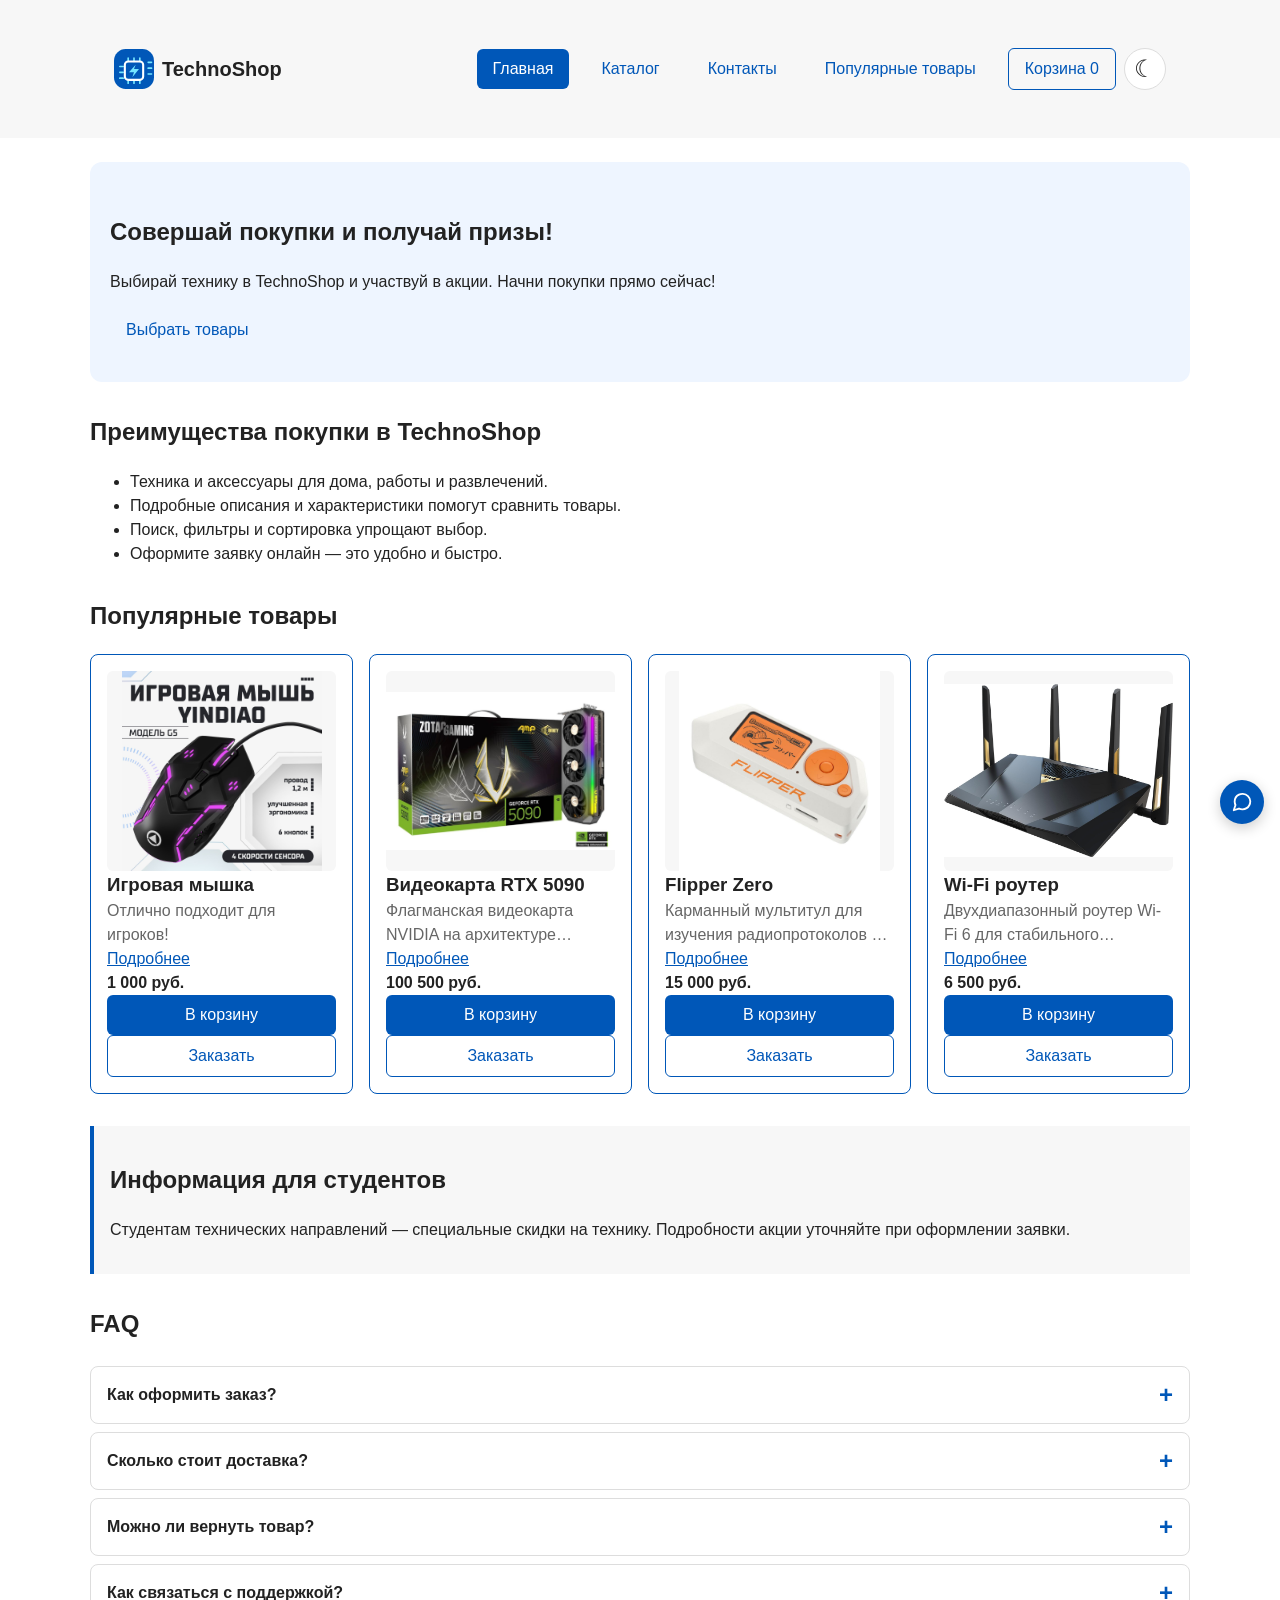
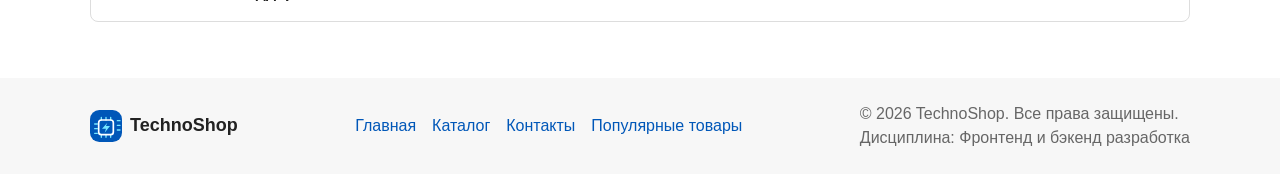
<file: index.html>
<!DOCTYPE html>
<html lang="ru">
<head>
  <meta charset="UTF-8">
  <meta name="viewport" content="width=device-width, initial-scale=1.0">
  <title>TechnoShop — интернет-магазин техники</title>
  <script>
    try {
      document.documentElement.dataset.theme = localStorage.getItem('shop-theme') === 'dark' ? 'dark' : 'light';
    } catch (error) {
      document.documentElement.dataset.theme = 'light';
    }
  </script>
  <link rel="stylesheet" href="css/style.css">
  <script src="js/products.js" defer></script>
  <script src="js/shop.js" defer></script>
  <script src="js/main.js" defer></script>
  <script src="js/consultant.js" defer></script>
  <meta name="description" content="Выбирайте технику и аксессуары в TechnoShop. Поиск, фильтры, характеристики товаров и онлайн-заявка.">
  <meta property="og:type" content="website">
  <meta property="og:title" content="TechnoShop — интернет-магазин техники">
  <meta property="og:description" content="Выбирайте технику и аксессуары в TechnoShop.">
  <meta property="og:url" content="https://cameon8868.github.io/kr1-html-css-shop/">
  <meta property="og:image" content="https://cameon8868.github.io/kr1-html-css-shop/image/preview.jpg">

</head>

<body>
  <header class="site-header">
    <div class="site-header__inner">
      <a class="site-header__logo" href="index.html">
        <img src="image/technoshop-logo.svg" alt="" width="40" height="40">
        <span>TechnoShop</span>
      </a>

      <nav class="site-nav" aria-label="Основная навигация">
        <ul class="site-nav__list">
          <li class="site-nav__item">
            <a class="site-nav__link site-nav__link--active" href="index.html">
              Главная
            </a>
          </li>
          <li class="site-nav__item">
            <a class="site-nav__link" href="catalog.html">Каталог</a>
          </li>
          <li class="site-nav__item">
            <a class="site-nav__link" href="contacts.html">Контакты</a>
          </li>
          <li class="site-nav__item">
            <a class="site-nav__link" href="index.html#popular">
              Популярные товары
            </a>
          </li>
        </ul>
      </nav>
      <div class="site-header__tools">
        <button class="button button--secondary" type="button" data-cart-open>Корзина <span data-cart-count>0</span></button>
        <button class="theme-toggle" type="button" data-theme-toggle aria-label="Включить тёмную тему" aria-pressed="false">
          <span data-theme-icon aria-hidden="true">☾</span>
        </button>
      </div>
    </div>
  </header>


  <main>
        <section class="hero">
          <h1>Совершай покупки и получай призы!</h1>
          <p>
            Выбирай технику в TechnoShop и участвуй в акции. Начни покупки прямо сейчас!
          </p>
          <a class="button" href="#popular">Выбрать товары</a>
        </section>
        
        <section class="section" id="advantages">
          <h2>Преимущества покупки в TechnoShop</h2>

          <ul class="advantages-list">
            <li>Техника и аксессуары для дома, работы и развлечений.</li>
            <li>Подробные описания и характеристики помогут сравнить товары.</li>
            <li>Поиск, фильтры и сортировка упрощают выбор.</li>
            <li>Оформите заявку онлайн — это удобно и быстро.</li>
          </ul>
        </section>
        <section class="section" id="popular">
        <h2>Популярные товары</h2>        
        <div class="products-grid" data-product-list data-popular-only>

          <article class="product-card">
            <img class="product-card__image" src="image/mouse.jpg" alt="Игровая мышка">
            <h3 class="product-card__title">Игровая мышка</h3>
            <p class="product-card__description">Отлично подходит для игроков!</p>


            <a class="product-card__link" href="product.html?id=mouse">Подробнее</a>

            <p class="product-card__price">Цена: 1000 руб.</p>
            <button class="button product-card__button" type="button" data-product="Товар 1">
              Заказать
            </button>
          </article>

          <article class="product-card">
            <img class="product-card__image" src="image/RTX5090.jpg" alt="RTX 5090">
            <h3 class="product-card__title">RTX5090</h3>
            <p class="product-card__description">
              Флагманская видеокарта NVIDIA на архитектуре Blackwell, предназначенная для 4K-гейминга, трассировки лучей и задач ИИ.
            </p>
            <a class="product-card__link" href="product.html?id=rtx5090">Подробнее</a>

            <p class="product-card__price">Цена: 100500 руб.</p>

            <button class="button product-card__button" type="button" data-product="Товар 2">
              Заказать
            </button>
          </article>

          <article class="product-card">
            <img class="product-card__image" src="image/WifiAdapter.jpg" alt="Wi-Fi адаптер">
            <h3 class="product-card__title">Wifi Адаптер</h3>
            <p class="product-card__description">Для хорошей передачи wifi.</p>
            <a class="product-card__link" href="product.html?id=wifi-adapter">Подробнее</a>
            <p class="product-card__price">Цена: 2000 руб.</p>

            <button class="button product-card__button" type="button" data-product="Товар 4">
              Заказать
            </button>
          </article>

          <article class="product-card">
            <img class="product-card__image" src="image/flipper.jpg" alt="Флиппер">
            <h3 class="product-card__title">Флиппер</h3>
            <p class="product-card__description">Удаленное управление.</p>
            <a class="product-card__link" href="product.html?id=flipper">Подробнее</a>
            <p class="product-card__price">Цена: 15000 руб.</p>

            <button class="button product-card__button" type="button" data-product="Товар 5">
              Заказать
            </button>
          </article>

          <article class="product-card">
            <img class="product-card__image" src="image/laptop.jpg" alt="Ноутбук">
            <h3 class="product-card__title">Ноутбук</h3>
            <p class="product-card__description">Мощный ноутбук для работы и игр.</p>
            <a class="product-card__link" href="product.html?id=laptop">Подробнее</a>
            <p class="product-card__price">Цена: 12000 руб.</p>

            <button class="button product-card__button" type="button" data-product="Товар 6">
              Заказать
            </button>
          </article>

          <article class="product-card">
            <img class="product-card__image" src="image/iphone.jpg" alt="iPhone 15">
            <h3 class="product-card__title">iPhone 15</h3>
            <p class="product-card__description">Флагманский смартфон Apple с улучшенной камерой и производительностью.</p>
            <a class="product-card__link" href="product.html?id=iphone-15">Подробнее</a>
            <p class="product-card__price">Цена: 120000 руб.</p>

            <button class="button product-card__button" type="button" data-product="Товар 8">
              Заказать
            </button>
          </article>

          <article class="product-card">
            <img class="product-card__image" src="image/flash_drive.jpg" alt="Флеш-накопитель">
            <h3 class="product-card__title">Флеш-накопитель</h3>
            <p class="product-card__description">64 ГБ флеш-накопитель для хранения данных.</p>
            <a class="product-card__link" href="product.html?id=flash-drive-64gb">Подробнее</a>
            <p class="product-card__price">Цена: 1500 руб.</p>

            <button class="button product-card__button" type="button" data-product="Товар 9">
              Заказать
            </button>
          </article>

          <article class="product-card">
            <img class="product-card__image" src="image/router.jpg" alt="Wi-Fi роутер">
            <h3 class="product-card__title">Wi-Fi роутер</h3>
            <p class="product-card__description">Двухдиапазонный роутер Wi-Fi 6 для стабильного интернета дома и в офисе.</p>
            <a class="product-card__link" href="product.html?id=router">Подробнее</a>
            <p class="product-card__price">Цена: 6500 руб.</p>

            <button class="button product-card__button" type="button" data-product="Товар 10">
              Заказать
            </button>
          </article>

          <article class="product-card">
            <img class="product-card__image" src="image/Ethernet.jpg" alt="Ethernet-кабель">
            <h3 class="product-card__title">Ethernet-кабель</h3>
            <p class="product-card__description">Качественный Ethernet-кабель для подключения устройств к сети.</p>
            <a class="product-card__link" href="product.html?id=ethernet-cable">Подробнее</a>
            <p class="product-card__price">Цена: 1000 руб.</p>

            <button class="button product-card__button" type="button" data-product="Товар 11">
              Заказать
            </button>
          </article>


        </div>
        </section>

          <aside class="aside-info">
            <h2>Информация для студентов</h2>
            <p>
              Студентам технических направлений — специальные скидки на технику.
              Подробности акции уточняйте при оформлении заявки.
            </p>
          </aside>


        <section class="faq" aria-labelledby="faq-title">
  <h2 class="faq__title" id="faq-title">FAQ</h2>

  <div class="faq__list">

    <details class="faq__item">
      <summary class="faq__question">Как оформить заказ?</summary>
      <div class="faq__answer">
        <p>Оформить заказ можно за несколько шагов:</p>
        <ol>
          <li>Выберите нужный товар в разделе «Популярные товары» или в каталоге.</li>
          <li>При необходимости нажмите «Характеристики», чтобы изучить товар подробнее.</li>
          <li>Нажмите кнопку «Заказать», и откроется форма заявки.</li>
          <li>Укажите имя, e-mail и телефон в формате +7 (900) 000-00-00, выберите тему заявки и при желании оставьте комментарий.</li>
          <li>Отметьте согласие на обработку данных и нажмите «Отправить заявку».</li>
        </ol>
        <p>После отправки с вами свяжется менеджер, уточнит детали и подтвердит заказ.</p>
      </div>
    </details>

    <details class="faq__item">
      <summary class="faq__question">Сколько стоит доставка?</summary>
      <div class="faq__answer">
        <p>
          Стоимость доставки по городу — 300 руб. Если сумма заказа составляет
          5000 руб. и более, доставка бесплатная.
        </p>
        <p>
          Точную дату и время менеджер согласует с вами по телефону после
          подтверждения заказа. Если нужна доставка в другой город, выберите
          в форме тему «Доставка» и напишите адрес в комментарии: мы рассчитаем
          стоимость индивидуально.
        </p>
      </div>
    </details>

    <details class="faq__item">
      <summary class="faq__question">Можно ли вернуть товар?</summary>
      <div class="faq__answer">
        <p>
          Да, товар можно вернуть в течение 14 дней с момента покупки.
          Для возврата необходимо:
        </p>
        <ul>
          <li>сохранить товарный вид и заводскую упаковку;</li>
          <li>не допустить следов использования и повреждений;</li>
          <li>сохранить документ, подтверждающий покупку.</li>
        </ul>
        <p>
          Чтобы оформить возврат, отправьте заявку с темой «Консультация»
          и опишите причину. Деньги вернутся тем же способом, которым вы
          платили за заказ.
        </p>
      </div>
    </details>

    <details class="faq__item">
      <summary class="faq__question">Как связаться с поддержкой?</summary>
      <div class="faq__answer">
        <p>
          Задать вопрос можно через форму заявки (тема «Консультация») или
          на странице «Контакты». Мы отвечаем в рабочие дни,
          обычно в течение одного дня.
        </p>
      </div>
    </details>

  </div>
</section>
  </main>

    <footer class="site-footer" id="contacts">
      <div class="site-footer__inner">
        <a class="site-footer__brand" href="index.html">
          <img src="image/technoshop-logo.svg" alt="" width="32" height="32">
          <span>TechnoShop</span>
        </a>
        <nav class="site-footer__nav" aria-label="Навигация в подвале">
          <a href="index.html">Главная</a>
          <a href="catalog.html">Каталог</a>
          <a href="contacts.html">Контакты</a>
          <a href="index.html#popular">Популярные товары</a>
        </nav>
        <div class="site-footer__details">
          <p>&copy; 2026 TechnoShop. Все права защищены.</p>
          <p>Дисциплина: Фронтенд и бэкенд разработка</p>
        </div>
      </div>
    </footer>


  <dialog class="order-dialog" id="order-dialog" aria-labelledby="order-dialog-title">
    <h2 class="order-dialog__title" id="order-dialog-title">Оформление заявки</h2>
      <form class="order-form" id="order-form" action="#" method="post" novalidate>
        <input id="selected-product" name="selected-product" type="hidden">

        <div class="order-form__field">
          <label class="order-form__label" for="order-name">Имя</label>
          <input
            class="order-form__input"
            id="order-name"
            name="name"
            type="text"
            placeholder="Введите ваше имя"
            minlength="2"
            autocomplete="given-name"
            required
          >
        </div>

        <div class="order-form__field">
          <label class="order-form__label" for="order-email">E-mail</label>
          <input
            class="order-form__input"
            id="order-email"
            name="email"
            type="email"
            placeholder="example@mail.ru"
            autocomplete="email"
            required
          >
        </div>

        <div class="order-form__field">
          <label class="order-form__label" for="order-phone">Телефон</label>
          <input
            class="order-form__input"
            id="order-phone"
            name="phone"
            type="tel"
            inputmode="tel"
            placeholder="+7 (900) 000-00-00"
            pattern="^\+7 \(\d{3}\) \d{3}-\d{2}-\d{2}$"
            required
          >
          <small class="order-form__hint">Формат: +7 (900) 000-00-00</small>
        </div>

        <div class="order-form__field">
          <label class="order-form__label" for="order-date">Дата связи</label>
          <input class="order-form__input" id="order-date" name="date" type="date">
        </div>

        <div class="order-form__field">
          <label class="order-form__label" for="order-topic">Тема заявки</label>
          <select class="order-form__select" id="order-topic" name="topic" required>
            <option value="">Выберите тему</option>
            <option value="product">Заказ товара</option>
            <option value="consultation">Консультация</option>
            <option value="delivery">Доставка</option>
          </select>
        </div>

        <div class="order-form__field">
          <label class="order-form__label" for="order-comment">Комментарий</label>
          <textarea
            class="order-form__textarea"
            id="order-comment"
            name="comment"
            rows="4"
            placeholder="Укажите дополнительную информацию"
          ></textarea>
        </div>

        <div class="order-form__field order-form__field--checkbox">
          <label class="order-form__label">
            <input class="order-form__checkbox" id="order-agreement" name="agreement" type="checkbox" required>
            Я согласен на обработку данных
          </label>
        </div>

        <div class="order-form__actions">
          <button class="button button--secondary" type="button" id="close-order-dialog">Закрыть</button>
          <button class="button button--primary" type="submit">Отправить заявку</button>
        </div>
      </form>
  </dialog>

  <dialog class="specs-dialog" id="specs-dialog" aria-labelledby="specs-dialog-title">
    <div class="specs-dialog__header">
      <h2 class="specs-dialog__title" id="specs-dialog-title"></h2>
      <button class="specs-dialog__close" type="button" aria-label="Закрыть" data-close-specs>×</button>
    </div>
    <ul class="specs-dialog__list" id="specs-dialog-list"></ul>
    <div class="specs-dialog__actions">
      <button class="button button--secondary" type="button" data-close-specs>Закрыть</button>
    </div>
  </dialog>

  <p class="success-message" id="success-message" hidden>
    Форма успешно отправлена!
  </p>


  <button class="scroll-top" id="scroll-top" type="button" aria-label="Наверх">
  ↑
  </button>
</body>
</html>
</file>
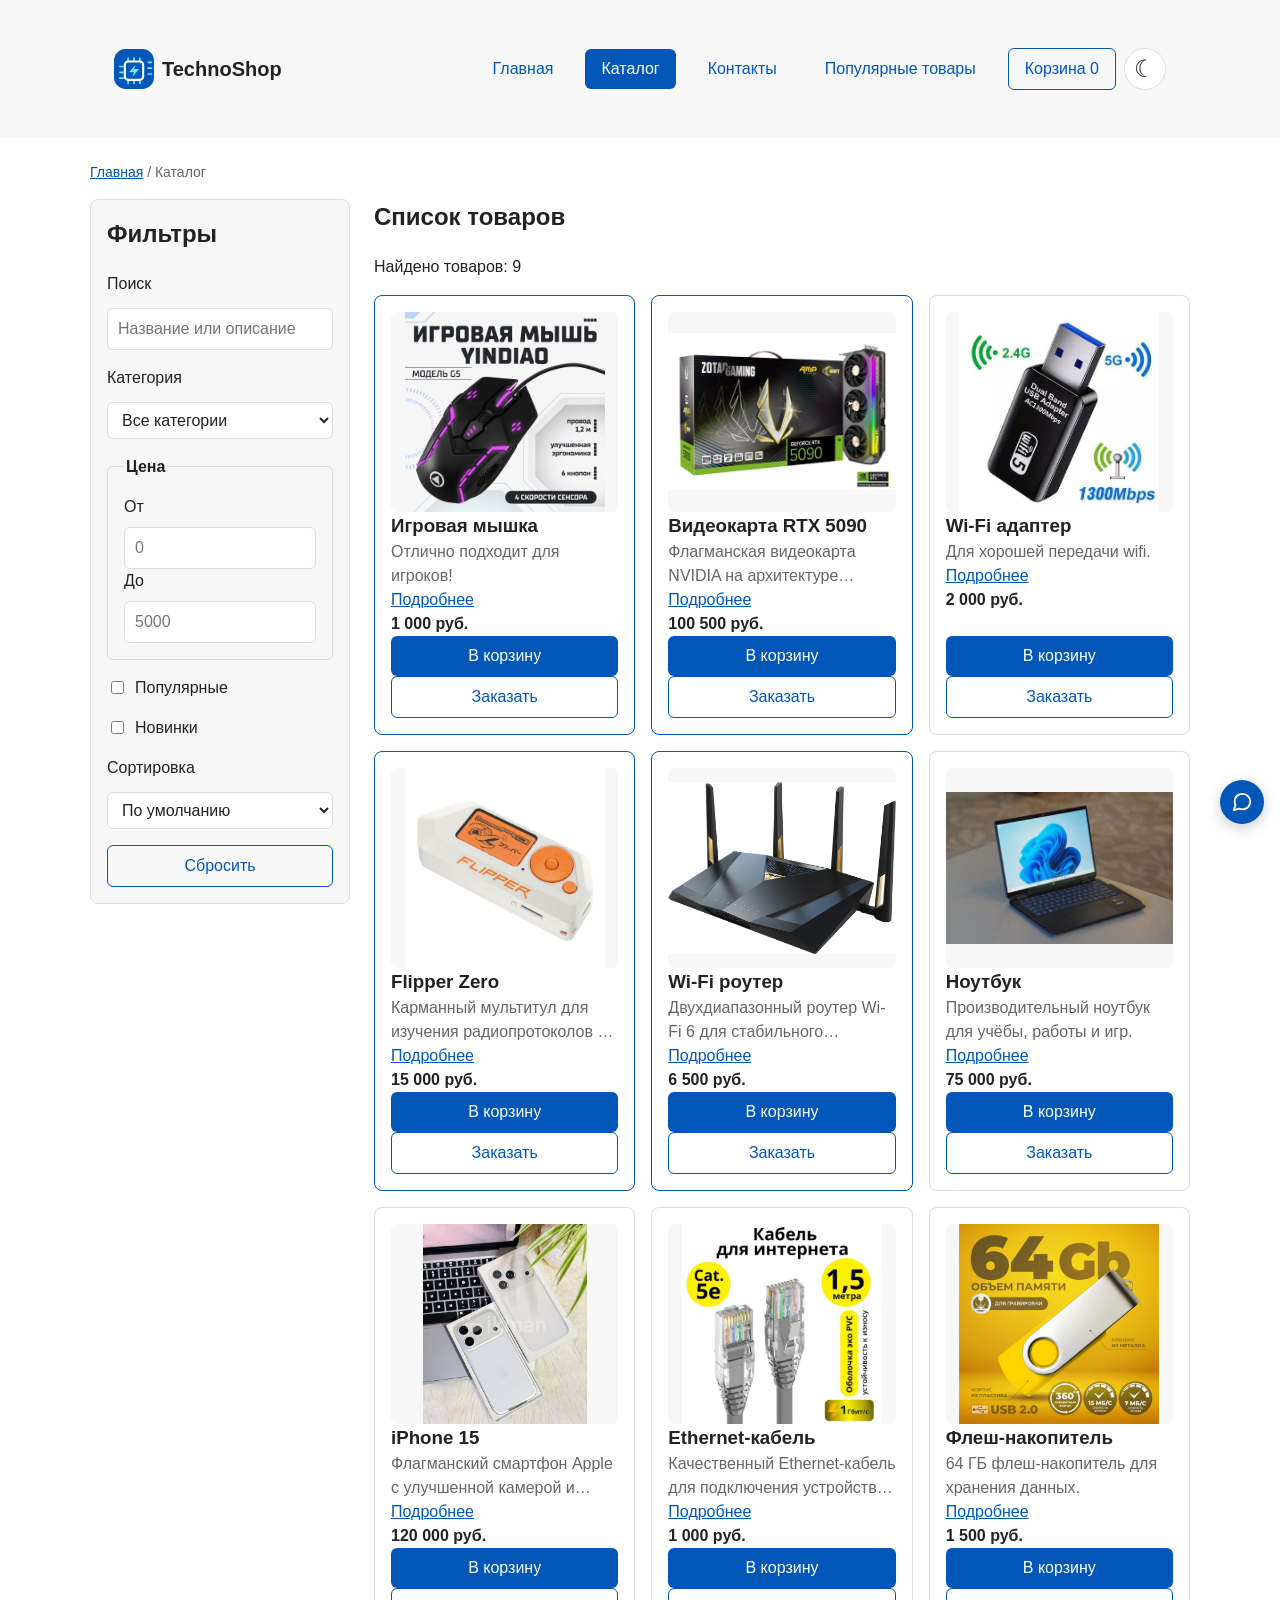
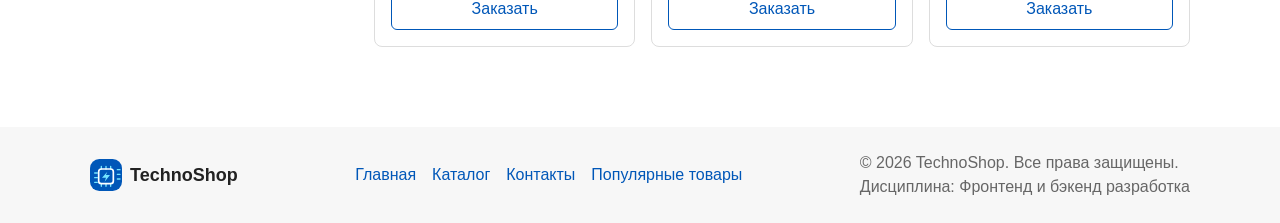
<file: catalog.html>
<!DOCTYPE html>
<html lang="ru">
<head>
  <meta charset="UTF-8">
  <meta name="viewport" content="width=device-width, initial-scale=1.0">
  <meta name="description" content="Каталог товаров учебного интернет-магазина.">
  <title>Каталог товаров — Учебный интернет-магазин</title>
  <script>
    try {
      document.documentElement.dataset.theme = localStorage.getItem('shop-theme') === 'dark' ? 'dark' : 'light';
    } catch (error) {
      document.documentElement.dataset.theme = 'light';
    }
  </script>
  <link rel="stylesheet" href="css/style.css">
  <script src="js/products.js" defer></script>
  <script src="js/shop.js" defer></script>
  <script src="js/main.js" defer></script>
  <script src="js/consultant.js" defer></script>
</head>
<body>
  <header class="site-header">
    <div class="site-header__inner">
      <a class="site-header__logo" href="index.html">
        <img src="image/technoshop-logo.svg" alt="" width="40" height="40">
        <span>TechnoShop</span>
      </a>
      <nav class="site-nav" aria-label="Основная навигация">
        <ul class="site-nav__list">
          <li class="site-nav__item">
            <a class="site-nav__link" href="index.html">Главная</a>
          </li>
          <li class="site-nav__item">
            <a class="site-nav__link site-nav__link--active" href="catalog.html">Каталог</a>
          </li>
          <li class="site-nav__item">
            <a class="site-nav__link" href="contacts.html">Контакты</a>
          </li>
          <li class="site-nav__item">
            <a class="site-nav__link" href="index.html#popular">Популярные товары</a>
          </li>
        </ul>
      </nav>
      <div class="site-header__tools">
        <button class="button button--secondary" type="button" data-cart-open>Корзина <span data-cart-count>0</span></button>
        <button class="theme-toggle" type="button" data-theme-toggle aria-label="Включить тёмную тему" aria-pressed="false">
          <span data-theme-icon aria-hidden="true">☾</span>
        </button>
      </div>
    </div>
  </header>

  <main>
    <nav class="breadcrumbs" aria-label="Хлебные крошки">
      <a class="breadcrumbs__link" href="index.html">Главная</a>
      <span class="breadcrumbs__current">Каталог</span>
    </nav>

    <section class="catalog-layout">
      <aside class="catalog-filters">
        <h2>Фильтры</h2>
        <form class="filters-form" id="filters-form">
          <div class="filter-field">
            <label for="catalog-search">Поиск</label>
            <input id="catalog-search" name="q" type="search" placeholder="Название или описание">
          </div>
          <div class="filter-field">
            <label for="filter-category">Категория</label>
            <select id="filter-category" name="category">
              <option value="">Все категории</option>
              <option value="accessories">Аксессуары</option>
              <option value="components">Комплектующие</option>
              <option value="network">Сетевое оборудование</option>
              <option value="devices">Устройства</option>
              <option value="storage">Накопители</option>
            </select>
          </div>
          <fieldset>
            <legend>Цена</legend>
            <label for="price-from">От</label>
            <input id="price-from" name="price-from" type="number" min="0" placeholder="0">
            <label for="price-to">До</label>
            <input id="price-to" name="price-to" type="number" min="0" placeholder="5000">
          </fieldset>
          <label class="filter-check"><input id="filter-popular" type="checkbox"> Популярные</label>
          <label class="filter-check"><input id="filter-new" type="checkbox"> Новинки</label>
          <div class="filter-field">
            <label for="filter-sort">Сортировка</label>
            <select id="filter-sort">
              <option value="default">По умолчанию</option>
              <option value="price-asc">Сначала дешевле</option>
              <option value="price-desc">Сначала дороже</option>
              <option value="title">По названию</option>
            </select>
          </div>
          <button class="button button--secondary" id="reset-filters" type="reset">Сбросить</button>
        </form>
      </aside>

      <section class="catalog-products">
        <h2>Список товаров</h2>
        <p id="catalog-result-count" role="status" aria-live="polite"></p>
        <div class="products-grid" data-product-list>

          <article class="product-card">
            <img class="product-card__image" src="image/mouse.jpg" alt="Игровая мышка">
            <h3 class="product-card__title">Игровая мышка</h3>
            <p class="product-card__description">Отлично подходит для игроков!</p>


            <a class="product-card__link" href="product.html?id=mouse">Подробнее</a>

            <p class="product-card__price">Цена: 1000 руб.</p>
            <button class="button product-card__button" type="button" data-product="Товар 1">
              Заказать
            </button>
          </article>

          <article class="product-card">
            <img class="product-card__image" src="image/RTX5090.jpg" alt="RTX 5090">
            <h3 class="product-card__title">RTX5090</h3>
            <p class="product-card__description">
              Флагманская видеокарта NVIDIA на архитектуре Blackwell, предназначенная для 4K-гейминга, трассировки лучей и задач ИИ.
            </p>
            <a class="product-card__link" href="product.html?id=rtx5090">Подробнее</a>

            <p class="product-card__price">Цена: 100500 руб.</p>

            <button class="button product-card__button" type="button" data-product="Товар 2">
              Заказать
            </button>
          </article>

          <article class="product-card">
            <img class="product-card__image" src="image/WifiAdapter.jpg" alt="Wi-Fi адаптер">
            <h3 class="product-card__title">Wifi Адаптер</h3>
            <p class="product-card__description">Для хорошей передачи wifi.</p>
            <a class="product-card__link" href="product.html?id=wifi-adapter">Подробнее</a>
            <p class="product-card__price">Цена: 2000 руб.</p>

            <button class="button product-card__button" type="button" data-product="Товар 4">
              Заказать
            </button>
          </article>

          <article class="product-card">
            <img class="product-card__image" src="image/flipper.jpg" alt="Флиппер">
            <h3 class="product-card__title">Флиппер</h3>
            <p class="product-card__description">Удаленное управление.</p>
            <a class="product-card__link" href="product.html?id=flipper">Подробнее</a>
            <p class="product-card__price">Цена: 15000 руб.</p>

            <button class="button product-card__button" type="button" data-product="Товар 5">
              Заказать
            </button>
          </article>

          <article class="product-card">
            <img class="product-card__image" src="image/laptop.jpg" alt="Ноутбук">
            <h3 class="product-card__title">Ноутбук</h3>
            <p class="product-card__description">Мощный ноутбук для работы и игр.</p>
            <a class="product-card__link" href="product.html?id=laptop">Подробнее</a>
            <p class="product-card__price">Цена: 12000 руб.</p>

            <button class="button product-card__button" type="button" data-product="Товар 6">
              Заказать
            </button>
          </article>

          <article class="product-card">
            <img class="product-card__image" src="image/iphone.jpg" alt="iPhone 15">
            <h3 class="product-card__title">iPhone 15</h3>
            <p class="product-card__description">Флагманский смартфон Apple с улучшенной камерой и производительностью.</p>
            <a class="product-card__link" href="product.html?id=iphone-15">Подробнее</a>
            <p class="product-card__price">Цена: 120000 руб.</p>

            <button class="button product-card__button" type="button" data-product="Товар 8">
              Заказать
            </button>
          </article>

          <article class="product-card">
            <img class="product-card__image" src="image/flash_drive.jpg" alt="Флеш-накопитель">
            <h3 class="product-card__title">Флеш-накопитель</h3>
            <p class="product-card__description">64 ГБ флеш-накопитель для хранения данных.</p>
            <a class="product-card__link" href="product.html?id=flash-drive-64gb">Подробнее</a>
            <p class="product-card__price">Цена: 1500 руб.</p>

            <button class="button product-card__button" type="button" data-product="Товар 9">
              Заказать
            </button>
          </article>

          <article class="product-card">
            <img class="product-card__image" src="image/router.jpg" alt="Wi-Fi роутер">
            <h3 class="product-card__title">Wi-Fi роутер</h3>
            <p class="product-card__description">Двухдиапазонный роутер Wi-Fi 6 для стабильного интернета дома и в офисе.</p>
            <a class="product-card__link" href="product.html?id=router">Подробнее</a>
            <p class="product-card__price">Цена: 6500 руб.</p>

            <button class="button product-card__button" type="button" data-product="Товар 10">
              Заказать
            </button>
          </article>

          <article class="product-card">
            <img class="product-card__image" src="image/Ethernet.jpg" alt="Ethernet-кабель">
            <h3 class="product-card__title">Ethernet-кабель</h3>
            <p class="product-card__description">Качественный Ethernet-кабель для подключения устройств к сети.</p>
            <a class="product-card__link" href="product.html?id=ethernet-cable">Подробнее</a>
            <p class="product-card__price">Цена: 1000 руб.</p>

            <button class="button product-card__button" type="button" data-product="Товар 11">
              Заказать
            </button>
          </article>


        </div>
      </section>
    </section>
  </main>

  <footer class="site-footer">
    <div class="site-footer__inner">
      <a class="site-footer__brand" href="index.html">
        <img src="image/technoshop-logo.svg" alt="" width="32" height="32">
        <span>TechnoShop</span>
      </a>
      <nav class="site-footer__nav" aria-label="Навигация в подвале">
        <a href="index.html">Главная</a>
        <a href="catalog.html">Каталог</a>
        <a href="contacts.html">Контакты</a>
        <a href="index.html#popular">Популярные товары</a>
      </nav>
      <div class="site-footer__details">
        <p>&copy; 2026 TechnoShop. Все права защищены.</p>
        <p>Дисциплина: Фронтенд и бэкенд разработка</p>
      </div>
    </div>
  </footer>

  <!-- Модалка заказа -->
  <dialog class="order-dialog" id="order-dialog" aria-labelledby="order-dialog-title">
    <h2 class="order-dialog__title" id="order-dialog-title">Оформление заявки</h2>
      <form class="order-form" id="order-form" action="#" method="post" novalidate>
        <input id="selected-product" name="selected-product" type="hidden">

        <div class="order-form__field">
          <label class="order-form__label" for="order-name">Имя</label>
          <input
            class="order-form__input"
            id="order-name"
            name="name"
            type="text"
            placeholder="Введите ваше имя"
            minlength="2"
            autocomplete="given-name"
            required
          >
        </div>

        <div class="order-form__field">
          <label class="order-form__label" for="order-email">E-mail</label>
          <input
            class="order-form__input"
            id="order-email"
            name="email"
            type="email"
            placeholder="example@mail.ru"
            autocomplete="email"
            required
          >
        </div>

        <div class="order-form__field">
          <label class="order-form__label" for="order-phone">Телефон</label>
          <input
            class="order-form__input"
            id="order-phone"
            name="phone"
            type="tel"
            inputmode="tel"
            placeholder="+7 (900) 000-00-00"
            pattern="^\+7 \(\d{3}\) \d{3}-\d{2}-\d{2}$"
            required
          >
          <small class="order-form__hint">Формат: +7 (900) 000-00-00</small>
        </div>

        <div class="order-form__field">
          <label class="order-form__label" for="order-date">Дата связи</label>
          <input class="order-form__input" id="order-date" name="date" type="date">
        </div>

        <div class="order-form__field">
          <label class="order-form__label" for="order-topic">Тема заявки</label>
          <select class="order-form__select" id="order-topic" name="topic" required>
            <option value="">Выберите тему</option>
            <option value="product">Заказ товара</option>
            <option value="consultation">Консультация</option>
            <option value="delivery">Доставка</option>
          </select>
        </div>

        <div class="order-form__field">
          <label class="order-form__label" for="order-comment">Комментарий</label>
          <textarea
            class="order-form__textarea"
            id="order-comment"
            name="comment"
            rows="4"
            placeholder="Укажите дополнительную информацию"
          ></textarea>
        </div>

        <div class="order-form__field order-form__field--checkbox">
          <label class="order-form__label">
            <input class="order-form__checkbox" id="order-agreement" name="agreement" type="checkbox" required>
            Я согласен на обработку данных
          </label>
        </div>

        <div class="order-form__actions">
          <button class="button button--secondary" type="button" id="close-order-dialog">Закрыть</button>
          <button class="button button--primary" type="submit">Отправить заявку</button>
        </div>
      </form>
  </dialog>

  <!-- Модалка характеристик -->
  <dialog class="specs-dialog" id="specs-dialog" aria-labelledby="specs-dialog-title">
    <div class="specs-dialog__header">
      <h2 class="specs-dialog__title" id="specs-dialog-title"></h2>
      <button class="specs-dialog__close" type="button" aria-label="Закрыть" data-close-specs>×</button>
    </div>
    <ul class="specs-dialog__list" id="specs-dialog-list"></ul>
    <div class="specs-dialog__actions">
      <button class="button button--secondary" type="button" data-close-specs>Закрыть</button>
    </div>
  </dialog>

  <p class="success-message" id="success-message" hidden>
    Форма успешно отправлена!
  </p>
    <button class="scroll-top" id="scroll-top" type="button" aria-label="Наверх">
  ↑
  </button>
</body>
</html>
</file>
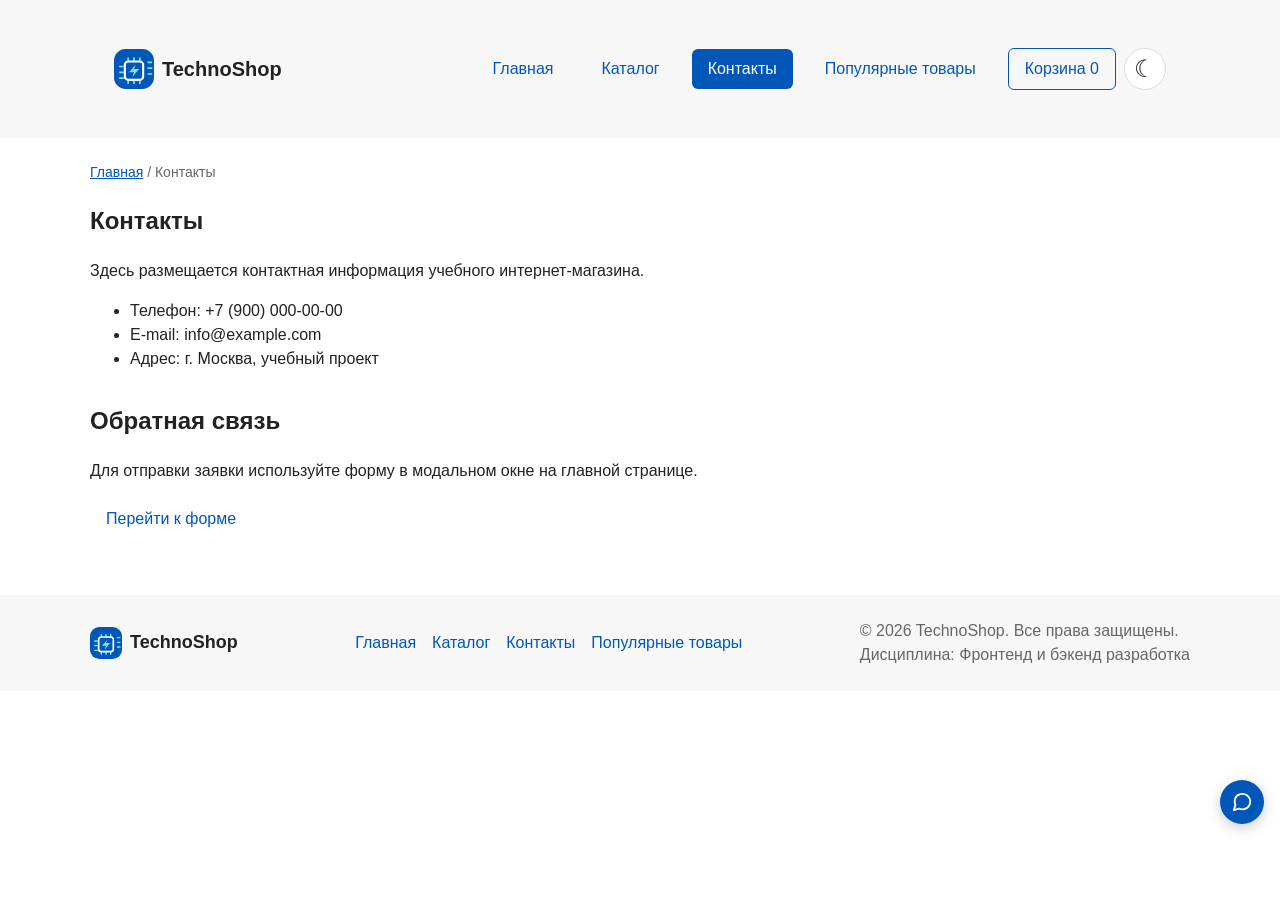
<file: contacts.html>
<!DOCTYPE html>
<html lang="ru">
<head>
  <meta charset="UTF-8">
  <meta name="viewport" content="width=device-width, initial-scale=1.0">
  <meta name="description" content="Контактная информация учебного интернет-магазина.">
  <title>Контакты — Учебный интернет-магазин</title>
  <script>
    try {
      document.documentElement.dataset.theme = localStorage.getItem('shop-theme') === 'dark' ? 'dark' : 'light';
    } catch (error) {
      document.documentElement.dataset.theme = 'light';
    }
  </script>
  <link rel="stylesheet" href="css/style.css">
  <script src="js/products.js" defer></script>
  <script src="js/shop.js" defer></script>
  <script src="js/main.js" defer></script>
  <script src="js/consultant.js" defer></script>
</head>
<body>
  <header class="site-header">
    <div class="site-header__inner">
      <a class="site-header__logo" href="index.html">
        <img src="image/technoshop-logo.svg" alt="" width="40" height="40">
        <span>TechnoShop</span>
      </a>

      <nav class="site-nav" aria-label="Основная навигация">
        <ul class="site-nav__list">
          <li class="site-nav__item">
            <a class="site-nav__link" href="index.html">
              Главная
            </a>
          </li>
          <li class="site-nav__item">
            <a class="site-nav__link" href="catalog.html">Каталог</a>
          </li>
          <li class="site-nav__item ">
            <a class="site-nav__link site-nav__link--active" href="contacts.html">Контакты</a>
          </li>
          <li class="site-nav__item">
            <a class="site-nav__link" href="index.html#popular">
              Популярные товары
            </a>
          </li>
        </ul>
      </nav>
      <div class="site-header__tools">
        <button class="button button--secondary" type="button" data-cart-open>Корзина <span data-cart-count>0</span></button>
        <button class="theme-toggle" type="button" data-theme-toggle aria-label="Включить тёмную тему" aria-pressed="false">
          <span data-theme-icon aria-hidden="true">☾</span>
        </button>
      </div>
    </div>
  </header>

  <main>
    <nav class="breadcrumbs" aria-label="Хлебные крошки">
      <a class="breadcrumbs__link" href="index.html">Главная</a>
      <span class="breadcrumbs__current">Контакты</span>
    </nav>


    <section class="section">
      <h1>Контакты</h1>
      <p>
        Здесь размещается контактная информация учебного интернет-магазина.
      </p>

      <ul>
        <li>Телефон: +7 (900) 000-00-00</li>
        <li>E-mail: info@example.com</li>
        <li>Адрес: г. Москва, учебный проект</li>
      </ul>
    </section>

    <section class="section" id="feedback">
      <h2>Обратная связь</h2>
      <p>
        Для отправки заявки используйте форму в модальном окне на главной странице.
      </p>
      <a class="button" href="index.html#contacts">Перейти к форме</a>
    </section>
  </main>

  <footer class="site-footer">
    <div class="site-footer__inner">
      <a class="site-footer__brand" href="index.html">
        <img src="image/technoshop-logo.svg" alt="" width="32" height="32">
        <span>TechnoShop</span>
      </a>
      <nav class="site-footer__nav" aria-label="Навигация в подвале">
        <a href="index.html">Главная</a>
        <a href="catalog.html">Каталог</a>
        <a href="contacts.html">Контакты</a>
        <a href="index.html#popular">Популярные товары</a>
      </nav>
      <div class="site-footer__details">
        <p>&copy; 2026 TechnoShop. Все права защищены.</p>
        <p>Дисциплина: Фронтенд и бэкенд разработка</p>
      </div>
    </div>
  </footer>
    <button class="scroll-top" id="scroll-top" type="button" aria-label="Наверх">
  ↑
  </button>
</body>
</html>
</file>
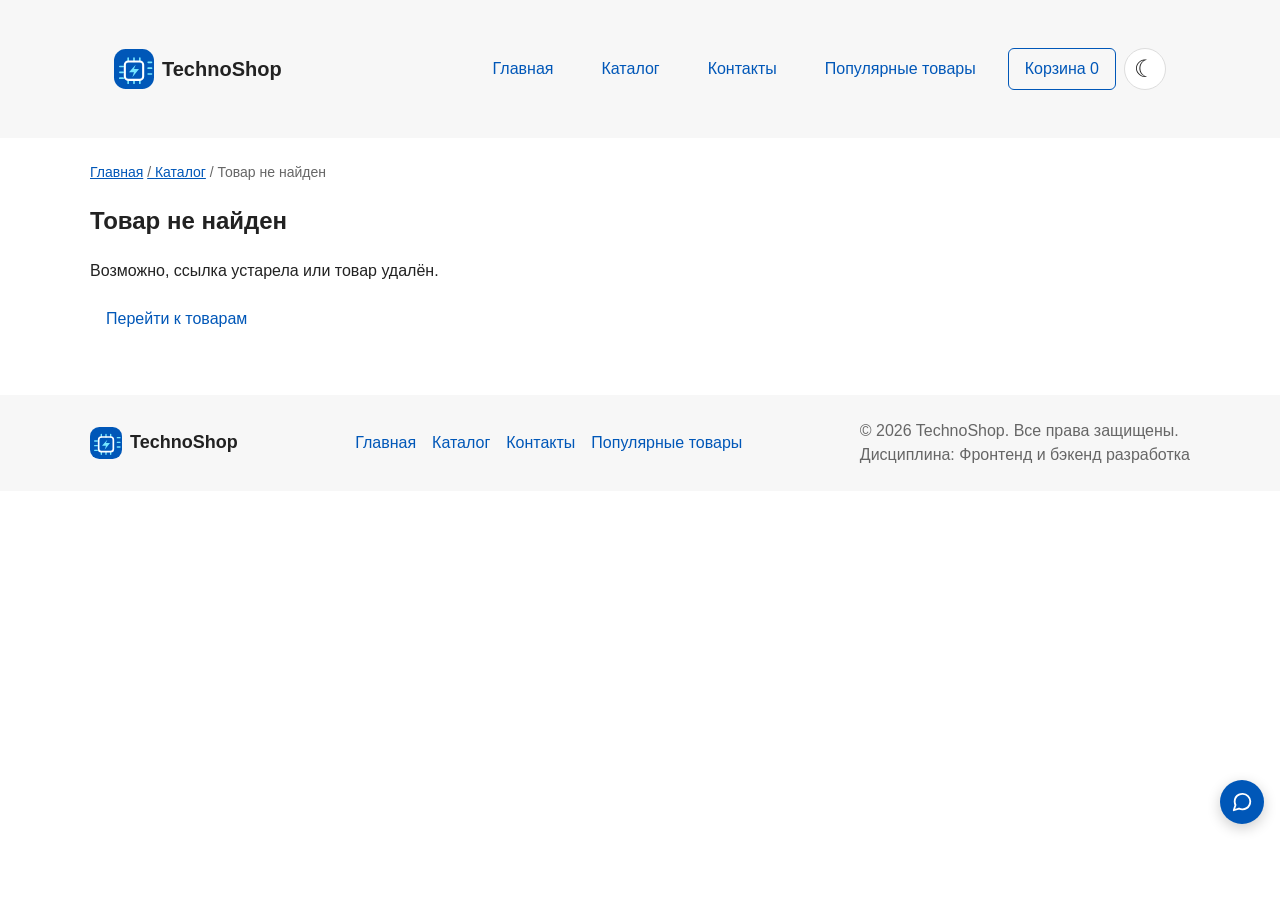
<file: product.html>
<!DOCTYPE html>
<html lang="ru">
<head>
  <meta charset="UTF-8">
  <meta name="viewport" content="width=device-width, initial-scale=1.0">
  <title>Товар — Учебный интернет-магазин</title>
  <script>
    try {
      document.documentElement.dataset.theme = localStorage.getItem('shop-theme') === 'dark' ? 'dark' : 'light';
    } catch (error) {
      document.documentElement.dataset.theme = 'light';
    }
  </script>
  <link rel="stylesheet" href="css/style.css">
  <script src="js/products.js" defer></script>
  <script src="js/shop.js" defer></script>
  <script src="js/product.js" defer></script>
  <script src="js/consultant.js" defer></script>
</head>

<body>
  <header class="site-header">
    <div class="site-header__inner">
      <a class="site-header__logo" href="index.html">
        <img src="image/technoshop-logo.svg" alt="" width="40" height="40">
        <span>TechnoShop</span>
      </a>

      <nav class="site-nav" aria-label="Основная навигация">
        <ul class="site-nav__list">
          <li class="site-nav__item">
            <a class="site-nav__link" href="index.html">Главная</a>
          </li>
          <li class="site-nav__item">
            <a class="site-nav__link" href="catalog.html">Каталог</a>
          </li>
          <li class="site-nav__item">
            <a class="site-nav__link" href="contacts.html">Контакты</a>
          </li>
          <li class="site-nav__item">
            <a class="site-nav__link" href="index.html#popular">Популярные товары</a>
          </li>
        </ul>
      </nav>
      <div class="site-header__tools">
        <button class="button button--secondary" type="button" data-cart-open>Корзина <span data-cart-count>0</span></button>
        <button class="theme-toggle" type="button" data-theme-toggle aria-label="Включить тёмную тему" aria-pressed="false">
          <span data-theme-icon aria-hidden="true">☾</span>
        </button>
      </div>
    </div>
  </header>

  <main>
    <nav class="breadcrumbs" aria-label="Хлебные крошки">
      <a class="breadcrumbs__link" href="index.html">Главная</a>
      <a class="breadcrumbs__link" href="catalog.html">Каталог</a>
      <span class="breadcrumbs__current" id="breadcrumb-current">Товар</span>
    </nav>

    <!-- Сюда JavaScript выводит выбранный товар -->
    <div id="product-root"></div>

    <section class="section" id="not-found" hidden>
      <h1>Товар не найден</h1>
      <p>Возможно, ссылка устарела или товар удалён.</p>
      <a class="button" href="index.html#popular">Перейти к товарам</a>
    </section>

    <section class="section reviews" id="reviews" aria-labelledby="reviews-title" hidden>
      <h2 id="reviews-title">Отзывы</h2>
      <p class="reviews__summary" id="reviews-summary"></p>
      <ul class="reviews__list" id="reviews-list"></ul>

      <form class="review-form" id="review-form" novalidate>
        <h3 class="review-form__title">Оставить отзыв</h3>

        <div class="order-form__field">
          <label class="order-form__label" for="review-name">Имя</label>
          <input class="order-form__input" id="review-name" name="author" type="text"
            placeholder="Как вас зовут" minlength="2" maxlength="40" autocomplete="given-name" required>
        </div>

        <div class="order-form__field">
          <label class="order-form__label" for="review-rating">Оценка</label>
          <select class="order-form__select" id="review-rating" name="rating" required>
            <option value="">Выберите оценку</option>
            <option value="5">5 — отлично</option>
            <option value="4">4 — хорошо</option>
            <option value="3">3 — нормально</option>
            <option value="2">2 — плохо</option>
            <option value="1">1 — ужасно</option>
          </select>
        </div>

        <div class="order-form__field">
          <label class="order-form__label" for="review-text">Отзыв</label>
          <textarea class="order-form__textarea" id="review-text" name="text" rows="4"
            placeholder="Расскажите, как вам товар (не короче 10 символов)"
            minlength="10" maxlength="1000" required></textarea>
        </div>

        <button class="button button--primary" type="submit">Отправить отзыв</button>
        <p class="review-message" id="review-message" role="status" hidden></p>
      </form>
    </section>

    <section class="section" id="related" hidden>
      <h2>Другие товары</h2>
      <ul class="related-list" id="related-list"></ul>
    </section>
    
  </main>

  

  <footer class="site-footer" id="contacts">
    <div class="site-footer__inner">
      <a class="site-footer__brand" href="index.html">
        <img src="image/technoshop-logo.svg" alt="" width="32" height="32">
        <span>TechnoShop</span>
      </a>
      <nav class="site-footer__nav" aria-label="Навигация в подвале">
        <a href="index.html">Главная</a>
        <a href="catalog.html">Каталог</a>
        <a href="contacts.html">Контакты</a>
        <a href="index.html#popular">Популярные товары</a>
      </nav>
      <div class="site-footer__details">
        <p>&copy; 2026 TechnoShop. Все права защищены.</p>
        <p>Дисциплина: Фронтенд и бэкенд разработка</p>
      </div>
    </div>
  </footer>

  <dialog class="order-dialog" id="order-dialog" aria-labelledby="order-dialog-title">
    <h2 class="order-dialog__title" id="order-dialog-title">Оформление заявки</h2>
      <form class="order-form" id="order-form" action="#" method="post" novalidate>
        <input id="selected-product" name="selected-product" type="hidden">

        <div class="order-form__field">
          <label class="order-form__label" for="order-name">Имя</label>
          <input
            class="order-form__input"
            id="order-name"
            name="name"
            type="text"
            placeholder="Введите ваше имя"
            minlength="2"
            autocomplete="given-name"
            required
          >
        </div>

        <div class="order-form__field">
          <label class="order-form__label" for="order-email">E-mail</label>
          <input
            class="order-form__input"
            id="order-email"
            name="email"
            type="email"
            placeholder="example@mail.ru"
            autocomplete="email"
            required
          >
        </div>

        <div class="order-form__field">
          <label class="order-form__label" for="order-phone">Телефон</label>
          <input
            class="order-form__input"
            id="order-phone"
            name="phone"
            type="tel"
            inputmode="tel"
            placeholder="+7 (900) 000-00-00"
            pattern="^\+7 \(\d{3}\) \d{3}-\d{2}-\d{2}$"
            required
          >
          <small class="order-form__hint">Формат: +7 (900) 000-00-00</small>
        </div>

        <div class="order-form__field">
          <label class="order-form__label" for="order-date">Дата связи</label>
          <input class="order-form__input" id="order-date" name="date" type="date">
        </div>

        <div class="order-form__field">
          <label class="order-form__label" for="order-topic">Тема заявки</label>
          <select class="order-form__select" id="order-topic" name="topic" required>
            <option value="">Выберите тему</option>
            <option value="product">Заказ товара</option>
            <option value="consultation">Консультация</option>
            <option value="delivery">Доставка</option>
          </select>
        </div>

        <div class="order-form__field">
          <label class="order-form__label" for="order-comment">Комментарий</label>
          <textarea
            class="order-form__textarea"
            id="order-comment"
            name="comment"
            rows="4"
            placeholder="Укажите дополнительную информацию"
          ></textarea>
        </div>

        <div class="order-form__field order-form__field--checkbox">
          <label class="order-form__label">
            <input class="order-form__checkbox" id="order-agreement" name="agreement" type="checkbox" required>
            Я согласен на обработку данных
          </label>
        </div>

        <div class="order-form__actions">
          <button class="button button--secondary" type="button" id="close-order-dialog">Закрыть</button>
          <button class="button button--primary" type="submit">Отправить заявку</button>
        </div>
      </form>
  </dialog>

  <p class="success-message" id="success-message" role="status" hidden>
    Форма успешно отправлена!
  </p>

  <button class="scroll-top" id="scroll-top" type="button" aria-label="Наверх">↑</button>
</body>
</html>
</file>
<file: css/style.css>
/* ===============================
   1. Переменные проекта
   =============================== */
:root {
  color-scheme: light;
  /* Основные цвета проекта */
  --color-bg: #ffffff;
  --color-text: #222222;
  --color-muted: #666666;
  --color-primary: #0057b8;
  --color-primary-dark: #003f86;
  --color-border: #dddddd;
  --color-surface: #f7f7f7;
  --color-surface-accent: #eef5ff;
  --color-danger: #b00020;
  --color-success: #168a2f;
  --color-success-bg: #eefaf0;
  --color-white: #ffffff;

  /* Отступы */
  --space-xs: 4px;
  --space-sm: 8px;
  --space-md: 16px;
  --space-lg: 24px;
  --space-xl: 32px;

  /* Скругления */
  --radius-sm: 6px;
  --radius-md: 8px;
  --radius-lg: 12px;

  /* Размеры */
  --container-width: 1100px;
}

html[data-theme="dark"] {
  color-scheme: dark;
  --color-bg: #111827;
  --color-text: #e5e7eb;
  --color-muted: #aab4c3;
  --color-primary: #76b7ff;
  --color-primary-dark: #3b91e6;
  --color-border: #374151;
  --color-surface: #1f2937;
  --color-surface-accent: #1e3a5f;
  --color-success-bg: #12351e;
  --color-white: #1f2937;
}

html[data-theme="dark"] .button--primary,
html[data-theme="dark"] .site-nav__link:hover,
html[data-theme="dark"] .site-nav__link--active {
  color: #101827;
}

/* ===============================
   2. Базовые стили
   =============================== */

* {
  box-sizing: border-box;
}

body {
  margin: 0;
  font-family: Arial, sans-serif;
  line-height: 1.5;
  color: var(--color-text);
  background-color: var(--color-bg);
}

img {
  max-width: 100%;
  height: auto;
}

header,
main,
footer {
  padding: var(--space-lg);
}

header {
  position: sticky;
  top: 0;
  z-index: 1000; 
  background-color: var(--color-surface);
}

footer {
  background-color: var(--color-surface);
}

.breadcrumbs {
  max-width: var(--container-width);
  margin: 0 auto var(--space-md);
  font-size: 14px;
  color: var(--color-muted);
}

.breadcrumbs__link {
  color: var(--color-primary);
}

.breadcrumbs__current::before {
  content: " / ";
  color: var(--color-muted);
}

.breadcrumbs__link + .breadcrumbs__link::before {
  content: " / ";
  color: var(--color-muted);
}


.site-header {
  background-color: var(--color-surface);
}

.site-header__inner {
  display: flex;
  align-items: center;
  max-width: var(--container-width);
  margin: 0 auto;
  padding: var(--space-lg);
}

.site-header__tools {
  display: flex;
  align-items: center;
  gap: var(--space-sm);
  margin-left: var(--space-md);
}

.visually-hidden {
  position: absolute;
  width: 1px;
  height: 1px;
  padding: 0;
  margin: -1px;
  overflow: hidden;
  clip: rect(0, 0, 0, 0);
  white-space: nowrap;
  border: 0;
}

.site-header__logo {
  display: inline-flex;
  align-items: center;
  gap: var(--space-sm);
  flex-shrink: 0;
  font-size: 20px;
  font-weight: 700;
  color: var(--color-text);
  text-decoration: none;
}

.site-header__logo img {
  display: block;
  width: 40px;
  height: 40px;
}

.site-footer__inner {
  display: flex;
  flex-wrap: wrap;
  align-items: center;
  justify-content: space-between;
  gap: var(--space-md);
  max-width: var(--container-width);
  margin: 0 auto;
}

.site-footer__brand {
  display: inline-flex;
  align-items: center;
  gap: var(--space-sm);
  color: var(--color-text);
  font-size: 18px;
  font-weight: 700;
  text-decoration: none;
}

.site-footer__brand img {
  display: block;
  width: 32px;
  height: 32px;
}

.site-footer__nav {
  display: flex;
  flex-wrap: wrap;
  gap: var(--space-sm) var(--space-md);
}

.site-footer__nav a {
  color: var(--color-primary);
  text-decoration: none;
}

.site-footer__nav a:hover {
  text-decoration: underline;
}

.site-footer__nav a:focus-visible {
  outline: 2px solid var(--color-primary);
  outline-offset: 3px;
}

.site-footer__details p {
  margin: 0;
  color: var(--color-muted);
}

.site-nav {
  flex: 1;
}

.site-nav__list {
  display: flex;
  flex-wrap: wrap;
  justify-content: flex-end;
  align-items: center;
  gap: var(--space-md);
  padding: 0;
  margin: 0;
  list-style: none;
}

.theme-toggle {
  display: grid;
  place-items: center;
  flex-shrink: 0;
  width: 42px;
  height: 42px;
  padding: 0;
  border: 1px solid var(--color-border);
  border-radius: 50%;
  background: var(--color-bg);
  color: var(--color-text);
  font: inherit;
  font-size: 24px;
  line-height: 1;
  cursor: pointer;
}

.theme-toggle:hover {
  border-color: var(--color-primary);
  color: var(--color-primary);
}

.theme-toggle:focus-visible {
  outline: 2px solid var(--color-primary);
  outline-offset: 3px;
}

.site-nav__link {
  display: inline-block;
  padding: var(--space-sm) var(--space-md);
  color: var(--color-primary);
  text-decoration: none;
  border-radius: var(--radius-sm);
}

.site-nav__link:hover {
  color: var(--color-white);
  background-color: var(--color-primary);
}

.site-nav__link:focus-visible {
  outline: 2px solid var(--color-primary);
  outline-offset: 3px;
}

.site-nav__link--active {
  color: var(--color-white);
  background-color: var(--color-primary);
}


section {
  margin-bottom: 24px;
}

.products-grid {
  display: grid;
  grid-template-columns: repeat(auto-fit, minmax(min(100%, 230px), 1fr));
  gap: var(--space-md, 16px);
  align-items: stretch;
}

.product-card {
  height: 100%;
  display: flex;
  flex-direction: column;
  border: 1px solid var(--color-border);
  border-radius: var(--radius-md);
  padding: 16px;
  background-color: var(--color-white);
  /* высота подстраивается под содержимое */
  transition: transform 0.2s ease, box-shadow 0.2s ease, border-color 0.2s ease;
}
.product-card__image {
  width: 100%;
  height: 200px;           
  object-fit: contain;      
  object-position: center;
  display: block;
  border-radius: var(--radius-sm, 6px);
  background: var(--color-surface);
}
.product-card:hover {
  border-color: var(--color-primary);
  transform: translateY(-6px);
  box-shadow: 0 12px 24px rgba(0, 0, 0, 0.12);
}

.product-card--featured {
  border-color: var(--color-primary);
}

.product-card--discount {
  border-color: var(--color-danger);
}

.product-card__title {
  margin: 0;
  color: var(--color-text);
}

.product-card__description {
  margin: 0;
  color: var(--color-muted);

  /* Обрезка по 2 строкам с троеточием */
  display: -webkit-box;
  -webkit-box-orient: vertical;
  -webkit-line-clamp: 2;
  line-clamp: 2; 
  overflow: hidden;
  text-overflow: ellipsis;

  /* Перенос длинных слов, чтобы не вылезали за карточку */
  overflow-wrap: anywhere;
  word-break: break-word;

  /* Больше не задаём фиксированную ширину — карточка сама ограничит */
  width: auto;
}



.product-card__price {
  margin: 0;
  font-weight: 700;
}

.product-card--discount .product-card__price {
  color: var(--color-danger);
}

.product-card__button {
  margin-top: auto;
  align-self: flex-start;
  text-align: center;
  width: 100%;
}

.button {
  display: inline-block;
  padding: var(--space-sm) var(--space-md);
  border: none;
  border-radius: var(--radius-sm);
  font: inherit;
  text-decoration: none;
  cursor: pointer;
}

.button--primary {
  color: var(--color-white);
  background-color: var(--color-primary);
}

.button--primary:hover {
  background-color: var(--color-primary-dark);
}

.button--secondary {
  color: var(--color-primary);
  background-color: transparent;
  border: 1px solid var(--color-primary);
}

.button--secondary:hover {
  color: var(--color-white);
  background-color: var(--color-primary);
}

.button:focus-visible {
  outline: 2px solid var(--color-primary);
  outline-offset: 3px;
}

.button:disabled,
.button--disabled {
  opacity: 0.6;
  cursor: not-allowed;
}

.button:hover,
.scroll-top:hover {
  filter: brightness(0.85);
}

.aside-info {
  max-width: var(--container-width);
  margin: 0 auto var(--space-xl);
  padding: var(--space-md);
  border-left: 4px solid var(--color-primary);
  background-color: var(--color-surface);
}

.catalog-layout {
  max-width: var(--container-width);
  margin: 0 auto var(--space-xl);
  display: grid;
  grid-template-columns: 260px 1fr;
  grid-template-areas: "filters products";
  gap: var(--space-lg);
}

.catalog-filters {
  grid-area: filters;
  align-self: start;
  padding: var(--space-md);
  border: 1px solid var(--color-border);
  border-radius: var(--radius-md);
  background-color: var(--color-surface);
}

.catalog-products {
  grid-area: products;
}
.filters-form {
  display: grid;
  gap: var(--space-md);
}

.filter-field {
  display: grid;
  gap: var(--space-xs);
}

.filter-check {
  display: flex !important;
  align-items: center;
  gap: var(--space-sm);
  margin: 0 !important;
}

.filters-form input[type="checkbox"] {
  width: auto;
}

.filters-form input[type="number"],
.filters-form input[type="search"],
.filters-form select {
  width: 100%;
  padding: 8px 10px;
  border: 1px solid var(--color-border);
  border-radius: var(--radius-sm);
  background-color: var(--color-bg);
  color: var(--color-text);
  font: inherit;
}

.filters-form fieldset {
  margin: 0;
  padding: var(--space-md);
  border: 1px solid var(--color-border);
  border-radius: var(--radius-sm);
}

.filters-form legend {
  font-weight: 700;
}

.filters-form label {
  display: block;
  margin-bottom: var(--space-sm);
}

.filters-form input[type="number"] {
  width: 100%;
  padding: 8px 10px;
  border: 1px solid var(--color-border);
  border-radius: var(--radius-sm);
  font: inherit;
}

/* ===============================
   3. Общие элементы интерфейса
   =============================== */

html {
  scroll-behavior: smooth;
  scroll-padding-top: 150px;
}

.scroll-top {
  position: fixed;
  right: 16px;
  bottom: 16px;
  z-index: 50;
  width: 44px;
  height: 44px;
  border: none;
  border-radius: 50%;
  background: #1f2937;
  color: #fff;
  font-size: 20px;
  line-height: 1;
  cursor: pointer;

  opacity: 0;
  visibility: hidden;
  transform: translateY(8px);
  transition: opacity 0.2s ease, transform 0.2s ease, visibility 0.2s;
}

.scroll-top.is-visible {
  opacity: 1;
  visibility: visible;
  transform: translateY(0);
}

.scroll-top:hover {
  background: var(--color-muted);
}

.scroll-top:focus-visible {
  outline: 3px solid #93c5fd;
  outline-offset: 2px;
}

@media (prefers-reduced-motion: reduce) {
  .scroll-top {
    transition: none;
  }
}

:target {
  outline: 2px dashed var(--color-primary);
  outline-offset: 4px;
}
   a {
  color: var(--color-primary);
}

a:hover {
  color: var(--color-primary-dark);
}

a:focus-visible {
  outline: 2px solid var(--color-primary);
  outline-offset: 3px;
}

/* ===============================
   4. Компоненты страницы
   =============================== */

.hero {
  max-width: var(--container-width);
  margin: 0 auto 32px;
  padding: 32px 20px;
  background-color: #eef5ff;
  border-radius: 12px;
}

.section {
  max-width: var(--container-width);
  margin: 0 auto var(--space-xl);
}

section h2 {
  margin-top: 0;
}

/* ===============================
   5. Форма и модальное окно
   =============================== */

/*
  Модальное окно.
  Элемент dialog сам умеет открываться поверх страницы.
*/
.order-form__field {
  margin-bottom: var(--space-md);
}

.order-form__label {
  display: block;
  margin-bottom: var(--space-xs);
}

.order-form__input,
.order-form__select,
.order-form__textarea {
  width: 100%;
  padding: 10px 12px;
  border: 1px solid var(--color-border);
  border-radius: var(--radius-sm);
  font: inherit;
}

.order-form__input:hover,
.order-form__select:hover,
.order-form__textarea:hover {
  border-color: var(--color-primary);
}

.order-form__input:focus-visible,
.order-form__select:focus-visible,
.order-form__textarea:focus-visible {
  outline: 2px solid var(--color-primary);
  outline-offset: 3px;
}

.order-form__actions {
  display: flex;
  gap: var(--space-md);
  margin-top: var(--space-lg);
}

.order-dialog {
  width: min(100% - 32px, 560px);
  padding: var(--space-lg);
  border: none;
  border-radius: var(--radius-lg);
  background: var(--color-bg);
  color: var(--color-text);
}

.order-dialog::backdrop {
  background-color: rgba(0, 0, 0, 0.5);
}

.order-dialog__title {
  margin-top: 0;
}

.order-form__input,
.order-form__select,
.order-form__textarea {
  width: 100%;
  padding: 10px 12px;
  border: 1px solid var(--color-border);
  border-radius: var(--radius-sm);
  font: inherit;
}

/*
  Поле формы.
  Каждый блок получает нижний отступ.
*/
.form-field {
  margin-bottom: var(--space-md);
}

/*
  Подпись поля.
*/
.form-field label {
  display: block;
  margin-bottom: var(--space-xs);
}

/*
  Основные поля формы.
*/
.form-field input,
.form-field select,
.form-field textarea {
  width: 100%;
  padding: 10px 12px;
  border: 1px solid var(--color-border);
  border-radius: var(--radius-sm);
  font: inherit;
}

/*
  Checkbox не должен занимать всю ширину.
*/
.form-field input[type="checkbox"] {
  width: auto;
}

/*
  Подсказка под полем телефона.
*/
.form-field small {
  display: block;
  margin-top: var(--space-xs);
  color: var(--color-muted);
}

/*
  Видимый фокус для клавиатурной навигации.
*/
.form-field input:focus-visible,
.form-field select:focus-visible,
.form-field textarea:focus-visible,
.form-actions button:focus-visible {
  outline: 2px solid #0057b8;
  outline-offset: 2px;
}

/*
  Подсветка ошибочных полей.
  Атрибут aria-invalid будет добавляться через JavaScript.
*/
[aria-invalid="true"] {
  border-color: #b00020;
}

/*
  Кнопки формы.
*/
.form-actions {
  display: flex;
  gap: 12px;
  margin-top: 20px;
}

/*
  Сообщение об успешной отправке.
*/
.success-message {
  max-width: var(--container-width);
  margin: var(--space-lg) auto;
  padding: var(--space-md);
  border-left: 4px solid var(--color-success);
  background-color: var(--color-success-bg);
}

.form-field input:hover,
.form-field select:hover,
.form-field textarea:hover {
  border-color: var(--color-primary);
}

.form-field input:focus-visible,
.form-field select:focus-visible,
.form-field textarea:focus-visible,
.form-actions button:focus-visible {
  outline: 2px solid var(--color-primary);
  outline-offset: 3px;
}

[aria-invalid="true"] {
  border-color: var(--color-danger);
}

/* ===============================
   FAQ блок
   =============================== */

.faq {
  max-width: var(--container-width);
  margin: 0 auto var(--space-xl);
}

.faq__title {
  margin-top: 0;
  margin-bottom: var(--space-lg);
}

.faq__list {
  display: grid;
  gap: var(--space-sm);
}

.faq__item {
  border: 1px solid var(--color-border);
  border-radius: var(--radius-md);
  background-color: var(--color-white);
  display: grid;
  grid-template-rows: auto 0fr;
  transition: grid-template-rows 0.3s ease;
}

.faq__item[open] {
  grid-template-rows: auto 1fr;
  border-color: var(--color-primary);
}

.faq__question {
  padding: var(--space-md);
  font-weight: 700;
  cursor: pointer;
  list-style: none;
  display: flex;
  justify-content: space-between;
  align-items: center;
  gap: var(--space-md);
}

.faq__question::-webkit-details-marker {
  display: none;
}

.faq__question::after {
  content: "+";
  font-size: 24px;
  line-height: 1;
  color: var(--color-primary);
  flex-shrink: 0;
  transition: transform 0.2s ease;
}

.faq__item[open] .faq__question::after {
  content: "−";
}

.faq__question:focus-visible {
  outline: 2px solid var(--color-primary);
  outline-offset: -2px;
  border-radius: var(--radius-md);
}

.faq__answer {
  overflow: hidden;
  color: var(--color-muted);
}

.faq__answer p {
  margin: 0;
  padding: 0 var(--space-md) var(--space-md);
}

/* ===============================
   Кнопка «Характеристики» в карточке
   =============================== */

.product-card__more-btn {
  margin-top: var(--space-sm);
  padding: 0;
  border: none;
  background: none;
  color: var(--color-primary);
  font: inherit;
  font-weight: 600;
  font-size: 14px;
  cursor: pointer;
  text-align: left;
  align-self: flex-start;
  transition: color 0.2s;
}

.product-card__more-btn:hover {
  color: var(--color-primary-dark);
  text-decoration: underline;
}

.product-card__more-btn:focus-visible {
  outline: 2px solid var(--color-primary);
  outline-offset: 3px;
  border-radius: var(--radius-sm);
}

/* ===============================
   Модальное окно характеристик
   =============================== */

.specs-dialog {
  width: min(100% - 32px, 520px);
  max-height: 85vh;
  padding: var(--space-lg);
  border: none;
  border-radius: var(--radius-lg);
  background: var(--color-white);
  box-shadow: 0 20px 50px rgba(0, 0, 0, 0.2);
  overflow-y: auto;
  color: var(--color-text);
}

.specs-dialog::backdrop {
  background: rgba(0, 0, 0, 0.5);
  backdrop-filter: blur(2px);
}

.specs-dialog__header {
  display: flex;
  justify-content: space-between;
  align-items: flex-start;
  gap: var(--space-md);
  margin-bottom: var(--space-lg);
}

.order-dialog::backdrop,
.specs-dialog::backdrop {
  background: rgba(0, 0, 0, 0.5);
  backdrop-filter: blur(4px);
  -webkit-backdrop-filter: blur(4px); /* для Safari */
}

.specs-dialog__title {
  margin: 0;
  font-size: 20px;
}

.specs-dialog__close {
  flex-shrink: 0;
  width: 32px;
  height: 32px;
  padding: 0;
  border: none;
  border-radius: var(--radius-sm);
  background: var(--color-surface);
  color: var(--color-text);
  font-size: 22px;
  line-height: 1;
  cursor: pointer;
  display: flex;
  align-items: center;
  justify-content: center;
  transition: background 0.2s;
}

.specs-dialog__close:hover {
  background: var(--color-border);
}

.specs-dialog__close:focus-visible {
  outline: 2px solid var(--color-primary);
  outline-offset: 2px;
}

.specs-dialog__list {
  list-style: none;
  padding: 0;
  margin: 0 0 var(--space-lg);
  display: grid;
  gap: var(--space-sm);
}

.specs-dialog__list li {
  display: flex;
  justify-content: space-between;
  gap: var(--space-md);
  padding-bottom: var(--space-xs);
  border-bottom: 1px dashed var(--color-border);
  font-size: 14px;
}

.specs-dialog__list li span {
  font-weight: 600;
  color: var(--color-text);
}

.specs-dialog__actions {
  display: flex;
  justify-content: flex-end;
  gap: var(--space-md);
}

/* ===============================
   Страница товара
   =============================== */

.product-page {
  max-width: var(--container-width);
  margin: 0 auto var(--space-xl);
  display: grid;
  grid-template-columns: minmax(0, 1fr) minmax(0, 1fr);
  gap: var(--space-xl);
  align-items: start;
}

.product-page__image {
  width: 100%;
  max-height: 420px;
  object-fit: contain;
  border-radius: var(--radius-md);
  background: var(--color-surface);
}

.product-page__title {
  margin-top: 0;
}

.product-page__price {
  font-size: 24px;
  font-weight: 700;
}

.product-page__description {
  color: var(--color-muted);
}

.product-page__specs {
  grid-column: 1 / -1;
  margin-bottom: 0;
}

.specs-table {
  margin: 0;
  border: 1px solid var(--color-border);
  border-radius: var(--radius-md);
  overflow: hidden;
}

.specs-table__row {
  display: grid;
  grid-template-columns: minmax(120px, 1fr) 2fr;
  gap: var(--space-md);
  padding: var(--space-sm) var(--space-md);
  border-bottom: 1px solid var(--color-border);
}

.specs-table__row:last-child {
  border-bottom: none;
}

.specs-table__row:nth-child(odd) {
  background-color: var(--color-surface);
}

.specs-table dt {
  font-weight: 600;
}

.specs-table dd {
  margin: 0;
}

.related-list {
  padding-left: var(--space-lg);
}

.product-page__order,
.product-page__cart {
  margin-right: var(--space-sm);
  margin-bottom: var(--space-sm);
}

.cart-dialog {
  width: min(100% - 32px, 620px);
  max-height: 85vh;
  padding: var(--space-lg);
  border: 1px solid var(--color-border);
  border-radius: var(--radius-lg);
  background: var(--color-bg);
  color: var(--color-text);
}

.cart-dialog::backdrop {
  background: rgba(0, 0, 0, 0.55);
  backdrop-filter: blur(3px);
}

.cart-dialog h2 {
  margin-top: 0;
}

.cart-list {
  display: grid;
  gap: var(--space-md);
  max-height: 50vh;
  overflow: auto;
  padding: 0;
  list-style: none;
}

.cart-item {
  display: grid;
  grid-template-columns: 1fr auto;
  gap: var(--space-sm) var(--space-md);
  padding-bottom: var(--space-md);
  border-bottom: 1px solid var(--color-border);
}

.cart-item__controls {
  display: flex;
  flex-wrap: wrap;
  gap: var(--space-xs);
  grid-column: 1 / -1;
}

.cart-item__controls .button {
  padding: 4px 10px;
}

.cart-total {
  font-size: 1.15rem;
  font-weight: 700;
}

.cart-actions {
  display: flex;
  flex-wrap: wrap;
  justify-content: flex-end;
  gap: var(--space-sm);
}

.cart-dialog button:disabled {
  opacity: 0.55;
  cursor: not-allowed;
}

.consultant {
  position: fixed;
  right: 16px;
  bottom: 76px;
  z-index: 60;
}

.consultant__toggle {
  display: grid;
  place-items: center;
  width: 44px;
  height: 44px;
  padding: 0;
  border: 0;
  border-radius: 50%;
  background: var(--color-primary);
  color: #fff;
  box-shadow: 0 4px 14px rgba(0, 0, 0, 0.2);
  cursor: pointer;
}

.consultant__toggle svg {
  display: block;
  width: 22px;
  height: 22px;
}

.consultant__toggle:hover {
  background: var(--color-primary-dark);
}

.consultant__toggle:focus-visible,
.consultant__close:focus-visible,
.consultant__send:focus-visible {
  outline: 2px solid var(--color-primary);
  outline-offset: 3px;
}

.consultant__panel {
  position: absolute;
  right: 0;
  bottom: calc(100% + 12px);
  display: flex;
  flex-direction: column;
  width: min(360px, calc(100vw - 32px));
  max-height: min(520px, calc(100vh - 160px));
  padding: var(--space-md);
  border: 1px solid var(--color-border);
  border-radius: var(--radius-lg);
  background: var(--color-bg);
  color: var(--color-text);
  box-shadow: 0 12px 36px rgba(0, 0, 0, 0.2);
}

.consultant__panel[hidden] {
  display: none;
}

.consultant__header {
  display: flex;
  align-items: center;
  justify-content: space-between;
  gap: var(--space-sm);
}

.consultant__title {
  margin: 0;
  font-size: 18px;
}

.consultant__close {
  flex-shrink: 0;
  width: 32px;
  height: 32px;
  border: 0;
  border-radius: var(--radius-sm);
  background: var(--color-surface);
  color: var(--color-text);
  font-size: 24px;
  line-height: 1;
  cursor: pointer;
}

.consultant__notice {
  margin: var(--space-sm) 0;
  color: var(--color-muted);
  font-size: 12px;
}

.consultant__messages {
  display: flex;
  flex: 1;
  flex-direction: column;
  gap: var(--space-sm);
  min-height: 120px;
  overflow-y: auto;
  padding: var(--space-sm);
  border: 1px solid var(--color-border);
  border-radius: var(--radius-sm);
  background: var(--color-surface);
}

.consultant__message {
  max-width: 90%;
  margin: 0;
  padding: var(--space-sm) var(--space-md);
  border-radius: var(--radius-md);
  background: var(--color-bg);
  overflow-wrap: anywhere;
  font-size: 14px;
}

.consultant__message--user {
  align-self: flex-end;
  background: #0057b8;
  color: #fff;
}

.consultant__message a {
  display: inline-block;
  margin-top: var(--space-xs);
}

.consultant__message--user a {
  color: #fff;
}

.consultant__form {
  display: flex;
  gap: var(--space-sm);
  margin-top: var(--space-sm);
}

.consultant__input {
  flex: 1;
  min-width: 0;
  padding: 9px 10px;
  border: 1px solid var(--color-border);
  border-radius: var(--radius-sm);
  background: var(--color-bg);
  color: var(--color-text);
  font: inherit;
}

.consultant__send {
  padding: 8px 12px;
  border: 0;
  border-radius: var(--radius-sm);
  background: var(--color-primary);
  color: #fff;
  font: inherit;
  cursor: pointer;
}

.consultant__send:hover {
  background: var(--color-primary-dark);
}

html[data-theme="dark"] .consultant__toggle,
html[data-theme="dark"] .consultant__send {
  color: #101827;
}

html[data-theme="dark"] .hero {
  background-color: var(--color-surface-accent);
}

@media (max-width: 760px) {
  header,
  main,
  footer {
    padding: var(--space-md);
  }

  .product-page {
    grid-template-columns: 1fr;
    gap: var(--space-lg);
  }

  .catalog-layout {
    grid-template-columns: 1fr;
    grid-template-areas: "filters" "products";
    gap: var(--space-md);
  }

  .site-header__inner {
    flex-wrap: wrap;
    justify-content: space-between;
    gap: var(--space-sm) var(--space-md);
    padding: var(--space-sm) 0;
  }

  .site-header__logo {
    gap: 6px;
    font-size: 18px;
  }

  .site-header__logo img {
    width: 36px;
    height: 36px;
  }

  .site-header__tools {
    gap: 6px;
    margin-left: auto;
  }

  .site-header__tools .button {
    padding: 6px 10px;
    font-size: 14px;
  }

  .site-nav {
    order: 3;
    flex-basis: 100%;
  }

  .site-nav__list {
    display: flex;
    justify-content: center;
    gap: 4px;
  }

  .site-nav__link {
    display: flex;
    align-items: center;
    justify-content: center;
    min-height: 44px;
    padding: 6px 4px;
    font-size: 14px;
    text-align: center;
  }

  .hero {
    padding: var(--space-lg) var(--space-md);
  }

  .hero h1 {
    font-size: clamp(1.6rem, 6vw, 2.2rem);
    line-height: 1.2;
  }

  .hero .button {
    width: 100%;
    text-align: center;
  }

  .product-page__image {
    max-height: 320px;
  }

  .specs-table__row {
    grid-template-columns: minmax(0, 0.8fr) minmax(0, 1.2fr);
    gap: var(--space-sm);
    padding: var(--space-sm);
  }

  .specs-table dt,
  .specs-table dd {
    min-width: 0;
    overflow-wrap: anywhere;
  }

  .order-dialog,
  .specs-dialog,
  .cart-dialog {
    width: calc(100vw - 24px);
    max-width: 560px;
    padding: var(--space-md);
  }

  .order-form__actions {
    flex-direction: column-reverse;
    gap: var(--space-sm);
  }

  .order-form__actions .button {
    width: 100%;
  }

  .specs-dialog__list li {
    flex-wrap: wrap;
    gap: var(--space-xs) var(--space-sm);
  }

  .site-footer__inner {
    align-items: flex-start;
    flex-direction: column;
    gap: var(--space-md);
  }

  .site-footer__nav {
    gap: var(--space-sm) var(--space-md);
  }

  .site-footer__details {
    font-size: 14px;
  }

  .consultant {
    right: 12px;
    bottom: 72px;
  }

  .consultant__panel {
    width: calc(100vw - 24px);
    max-height: calc(100vh - 150px);
  }
}

@media (max-width: 420px) {
  header,
  main,
  footer {
    padding: 12px;
  }

  .site-header__inner {
    column-gap: var(--space-sm);
  }

  .site-header__tools .button {
    padding: 6px 8px;
    min-height: 42px;
  }

  .site-nav__list {
    display: grid;
    grid-template-columns: repeat(2, minmax(0, 1fr));
  }

  .site-footer__nav {
    display: grid;
    grid-template-columns: repeat(2, minmax(0, 1fr));
    width: 100%;
  }

  .cart-actions {
    flex-direction: column-reverse;
  }

  .cart-actions .button {
    width: 100%;
  }
}
</file>
